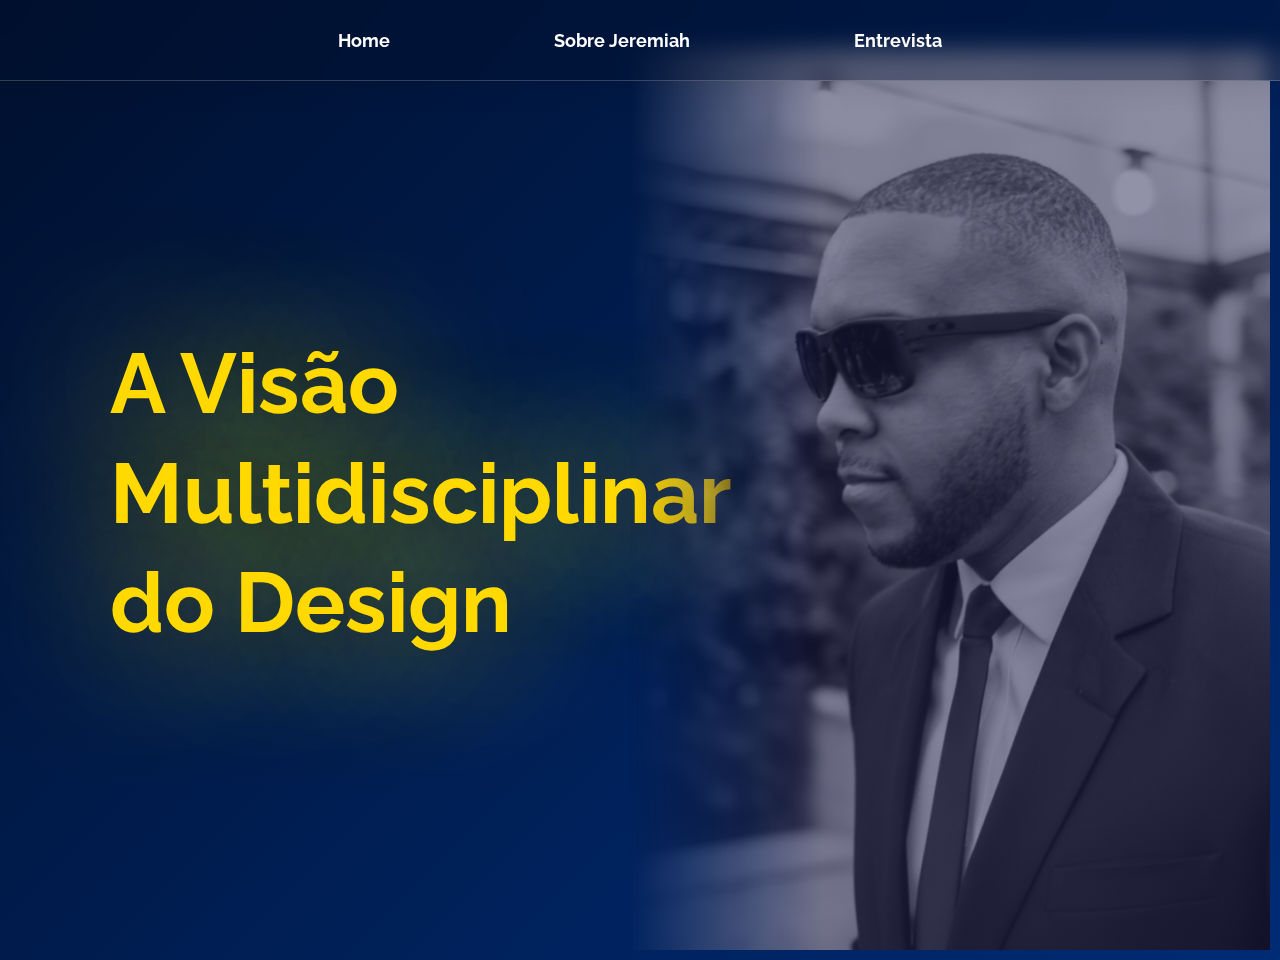
<file: index.html>
<!DOCTYPE html>
<html lang="pt-BR">
<head>
    <meta charset="UTF-8">
    <meta name="viewport" content="width=device-width, initial-scale=1.0">
    <title>Entrevista</title>
    <link rel="stylesheet" href="https://fonts.googleapis.com/css2?family=Raleway:wght@400;700&display=swap">
    <link rel="stylesheet" href="assets/style/home.css">
</head>
<body>
    <header>
        <div class = "textos-header">
            <div class = "home"> <a class = "texto-button" href="./index.html" targetv ="_blank" rel="aoafnen">Home</a></div>
            <div class = "Sobre"> <a class = "texto-button" href="./sobre.html" targetv ="_blank" rel="aoafnen">Sobre Jeremiah</a></div>
            <div class = "Entrevista"> <a class = "texto-button" href="./entrevista.html" targetv ="_blank" rel="aoafnen">Entrevista</a></div>
        </div>
    </header>
    <div class="content-container">
        <h1>A Visão Multidisciplinar do Design</h1>
        <div class="caixa1"></div>
    </div>
</body>
</html>
</file>
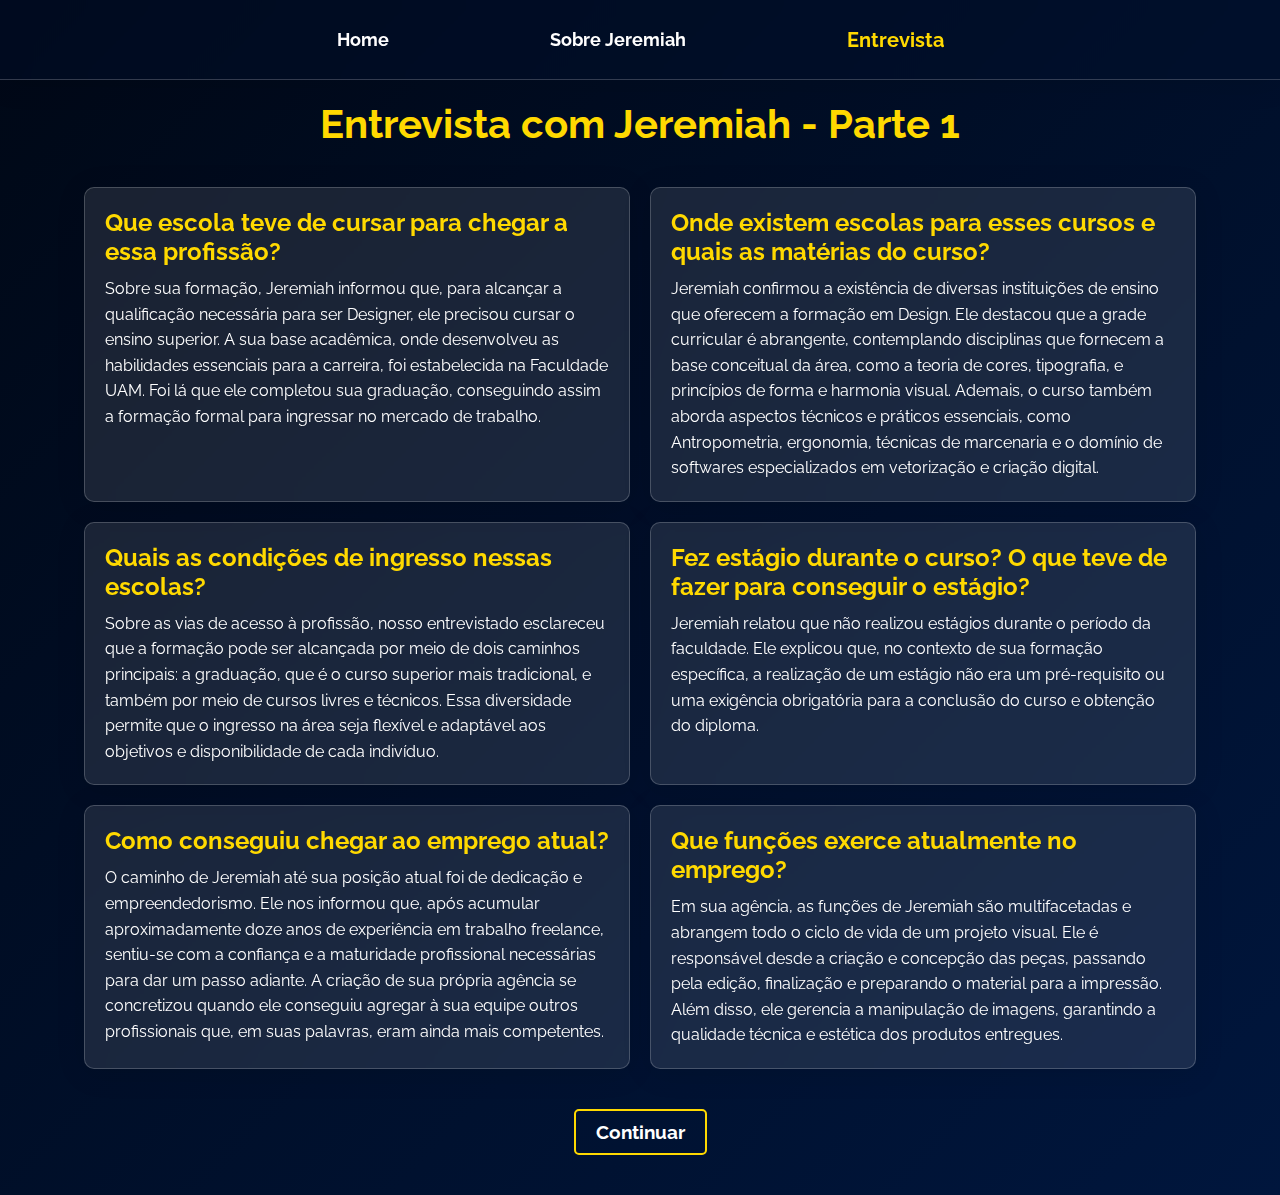
<file: entrevista.html>
<!DOCTYPE html>
<html lang="pt-BR">
<head>
    <meta charset="UTF-8">
    <meta name="viewport" content="width=device-width, initial-scale=1.0">
    <title>Entrevista - Parte 1</title>
    <link rel="stylesheet" href="./assets/style/entrevista.css">
    <link href="https://fonts.googleapis.com/css2?family=Raleway:wght@400;700&display=swap" rel="stylesheet">
</head>
<body>
    <header>
        <div class="textos-header">
            <div class="home"> <a class="texto-button" href="./index.html"  rel="aoafnen">Home</a></div>
            <div class="Sobre"> <a class="texto-button" href="./sobre.html"  rel="aoafnen">Sobre Jeremiah</a></div>
            <div class="Entrevista"> <a class="texto-button ativo" href="./entrevista_parte1.html" rel="aoafnen">Entrevista</a></div>
        </div>
    </header>
    <div class="conteudo-principal">
        <h1>Entrevista com Jeremiah - Parte 1</h1>
        <div class="cards-entrevisa">
            <div class="card1">
                <h2>Que escola teve de cursar para chegar a essa profissão?</h2>
                <p>Sobre sua formação, Jeremiah informou que, para alcançar a qualificação necessária para ser Designer, ele precisou cursar o ensino superior. A sua base acadêmica, onde desenvolveu as habilidades essenciais para a carreira, foi estabelecida na Faculdade UAM. Foi lá que ele completou sua graduação, conseguindo assim a formação formal para ingressar no mercado de trabalho.</p>
            </div>
            <div class="card2">
                <h2>Onde existem escolas para esses cursos e quais as matérias do curso?</h2>
                <p>Jeremiah confirmou a existência de diversas instituições de ensino que oferecem a formação em Design. Ele destacou que a grade curricular é abrangente, contemplando disciplinas que fornecem a base conceitual da área, como a teoria de cores, tipografia, e princípios de forma e harmonia visual. Ademais, o curso também aborda aspectos técnicos e práticos essenciais, como Antropometria, ergonomia, técnicas de marcenaria e o domínio de softwares especializados em vetorização e criação digital.</p>
            </div>
            <div class="card3">
                <h2>Quais as condições de ingresso nessas escolas?</h2>
                <p>Sobre as vias de acesso à profissão, nosso entrevistado esclareceu que a formação pode ser alcançada por meio de dois caminhos principais: a graduação, que é o curso superior mais tradicional, e também por meio de cursos livres e técnicos. Essa diversidade permite que o ingresso na área seja flexível e adaptável aos objetivos e disponibilidade de cada indivíduo.</p>
            </div>
            <div class="card4">
                <h2>Fez estágio durante o curso? O que teve de fazer para conseguir o estágio?</h2>
                <p>Jeremiah relatou que não realizou estágios durante o período da faculdade. Ele explicou que, no contexto de sua formação específica, a realização de um estágio não era um pré-requisito ou uma exigência obrigatória para a conclusão do curso e obtenção do diploma.</p>
            </div>
            <div class="card5">
                <h2>Como conseguiu chegar ao emprego atual?</h2>
                <p>O caminho de Jeremiah até sua posição atual foi de dedicação e empreendedorismo. Ele nos informou que, após acumular aproximadamente doze anos de experiência em trabalho freelance, sentiu-se com a confiança e a maturidade profissional necessárias para dar um passo adiante. A criação de sua própria agência se concretizou quando ele conseguiu agregar à sua equipe outros profissionais que, em suas palavras, eram ainda mais competentes.</p>
            </div>
            <div class="card6">
                <h2>Que funções exerce atualmente no emprego?</h2>
                <p>Em sua agência, as funções de Jeremiah são multifacetadas e abrangem todo o ciclo de vida de um projeto visual. Ele é responsável desde a criação e concepção das peças, passando pela edição, finalização e preparando o material para a impressão. Além disso, ele gerencia a manipulação de imagens, garantindo a qualidade técnica e estética dos produtos entregues.</p>
            </div>
        </div>
        
        <div class="navegacao">
            <a class="texto-button proximo" href="./entrevista_parte2.html">Continuar</a>
        </div>
    </div>
</body>
</html>
</file>
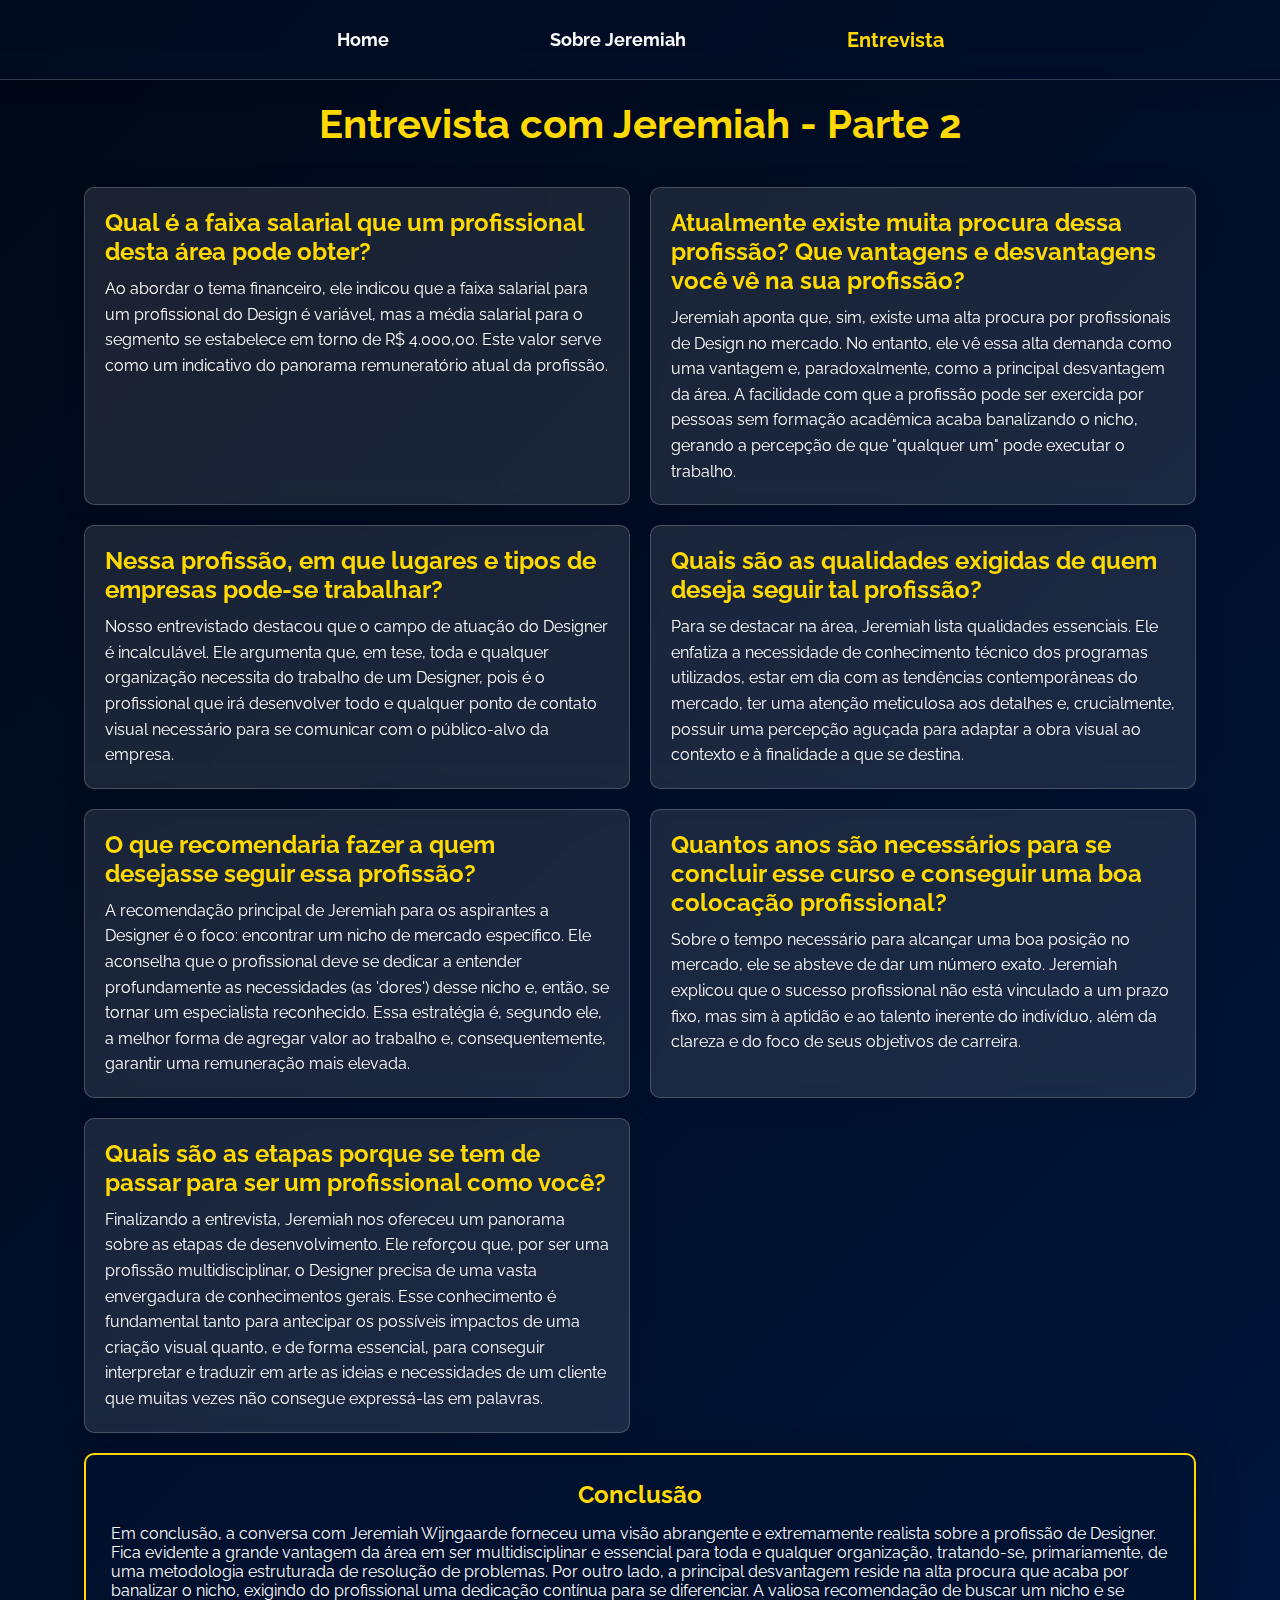
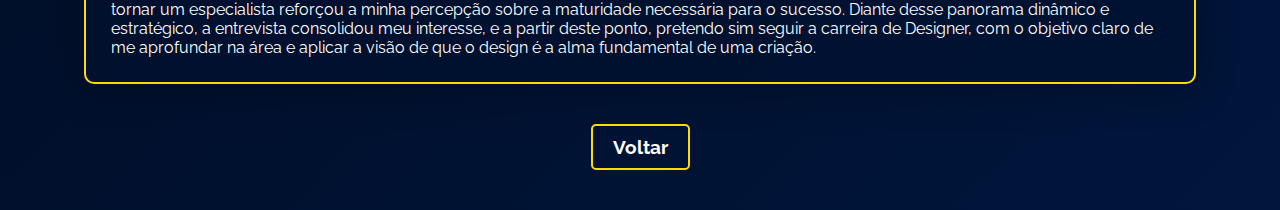
<file: entrevista_parte2.html>
<!DOCTYPE html>
<html lang="pt-BR">
<head>
    <meta charset="UTF-8">
    <meta name="viewport" content="width=device-width, initial-scale=1.0">
    <title>Entrevista - Parte 2</title>
    <link rel="stylesheet" href="./assets/style/entrevista.css">
    <link href="https://fonts.googleapis.com/css2?family=Raleway:wght@400;700&display=swap" rel="stylesheet">
</head>
<body>
    <header>
        <div class="textos-header">
            <div class="home"> <a class="texto-button" href="./home.html" target="_blank" rel="aoafnen">Home</a></div>
            <div class="Sobre"> <a class="texto-button" href="./sobre.html" target="_blank" rel="aoafnen">Sobre Jeremiah</a></div>
            <div class="Entrevista"> <a class="texto-button ativo" href="./entrevista_parte1.html" rel="aoafnen">Entrevista</a></div>
        </div>
    </header>
    <div class="conteudo-principal">
        <h1>Entrevista com Jeremiah - Parte 2</h1>
        <div class="cards-entrevisa">
            <div class="card7">
                <h2>Qual é a faixa salarial que um profissional desta área pode obter?</h2>
                <p>Ao abordar o tema financeiro, ele indicou que a faixa salarial para um profissional do Design é variável, mas a média salarial para o segmento se estabelece em torno de R$ 4.000,00. Este valor serve como um indicativo do panorama remuneratório atual da profissão.</p>
            </div>
            <div class="card8">
                <h2>Atualmente existe muita procura dessa profissão? Que vantagens e desvantagens você vê na sua profissão?</h2>
                <p>Jeremiah aponta que, sim, existe uma alta procura por profissionais de Design no mercado. No entanto, ele vê essa alta demanda como uma vantagem e, paradoxalmente, como a principal desvantagem da área. A facilidade com que a profissão pode ser exercida por pessoas sem formação acadêmica acaba banalizando o nicho, gerando a percepção de que "qualquer um" pode executar o trabalho.</p>
            </div>
            <div class="card9">
                <h2>Nessa profissão, em que lugares e tipos de empresas pode-se trabalhar?</h2>
                <p>Nosso entrevistado destacou que o campo de atuação do Designer é incalculável. Ele argumenta que, em tese, toda e qualquer organização necessita do trabalho de um Designer, pois é o profissional que irá desenvolver todo e qualquer ponto de contato visual necessário para se comunicar com o público-alvo da empresa.</p>
            </div>
            <div class="card10">
                <h2>Quais são as qualidades exigidas de quem deseja seguir tal profissão?</h2>
                <p>Para se destacar na área, Jeremiah lista qualidades essenciais. Ele enfatiza a necessidade de conhecimento técnico dos programas utilizados, estar em dia com as tendências contemporâneas do mercado, ter uma atenção meticulosa aos detalhes e, crucialmente, possuir uma percepção aguçada para adaptar a obra visual ao contexto e à finalidade a que se destina.</p>
            </div>
            <div class="card11">
                <h2>O que recomendaria fazer a quem desejasse seguir essa profissão?</h2>
                <p>A recomendação principal de Jeremiah para os aspirantes a Designer é o foco: encontrar um nicho de mercado específico. Ele aconselha que o profissional deve se dedicar a entender profundamente as necessidades (as 'dores') desse nicho e, então, se tornar um especialista reconhecido. Essa estratégia é, segundo ele, a melhor forma de agregar valor ao trabalho e, consequentemente, garantir uma remuneração mais elevada.</p>
            </div>
            <div class="card12">
                <h2>Quantos anos são necessários para se concluir esse curso e conseguir uma boa colocação profissional?</h2>
                <p>Sobre o tempo necessário para alcançar uma boa posição no mercado, ele se absteve de dar um número exato. Jeremiah explicou que o sucesso profissional não está vinculado a um prazo fixo, mas sim à aptidão e ao talento inerente do indivíduo, além da clareza e do foco de seus objetivos de carreira.</p>
            </div>
            <div class="card13">
                <h2>Quais são as etapas porque se tem de passar para ser um profissional como você?</h2>
                <p>Finalizando a entrevista, Jeremiah nos ofereceu um panorama sobre as etapas de desenvolvimento. Ele reforçou que, por ser uma profissão multidisciplinar, o Designer precisa de uma vasta envergadura de conhecimentos gerais. Esse conhecimento é fundamental tanto para antecipar os possíveis impactos de uma criação visual quanto, e de forma essencial, para conseguir interpretar e traduzir em arte as ideias e necessidades de um cliente que muitas vezes não consegue expressá-las em palavras.</p>
            </div>
            <div class="conclusão">
                <h2>Conclusão</h2>
                <p>Em conclusão, a conversa com Jeremiah Wijngaarde forneceu uma visão abrangente e extremamente realista sobre a profissão de Designer. Fica evidente a grande vantagem da área em ser multidisciplinar e essencial para toda e qualquer organização, tratando-se, primariamente, de uma metodologia estruturada de resolução de problemas. Por outro lado, a principal desvantagem reside na alta procura que acaba por banalizar o nicho, exigindo do profissional uma dedicação contínua para se diferenciar. A valiosa recomendação de buscar um nicho e se tornar um especialista reforçou a minha percepção sobre a maturidade necessária para o sucesso. Diante desse panorama dinâmico e estratégico, a entrevista consolidou meu interesse, e a partir deste ponto, pretendo sim seguir a carreira de Designer, com o objetivo claro de me aprofundar na área e aplicar a visão de que o design é a alma fundamental de uma criação.</p>
            </div>
        </div>

        <div class="navegacao">
            <a class="texto-button anterior" href="./entrevista.html"> Voltar</a>
        </div>
    </div>
</body>
</html>
</file>
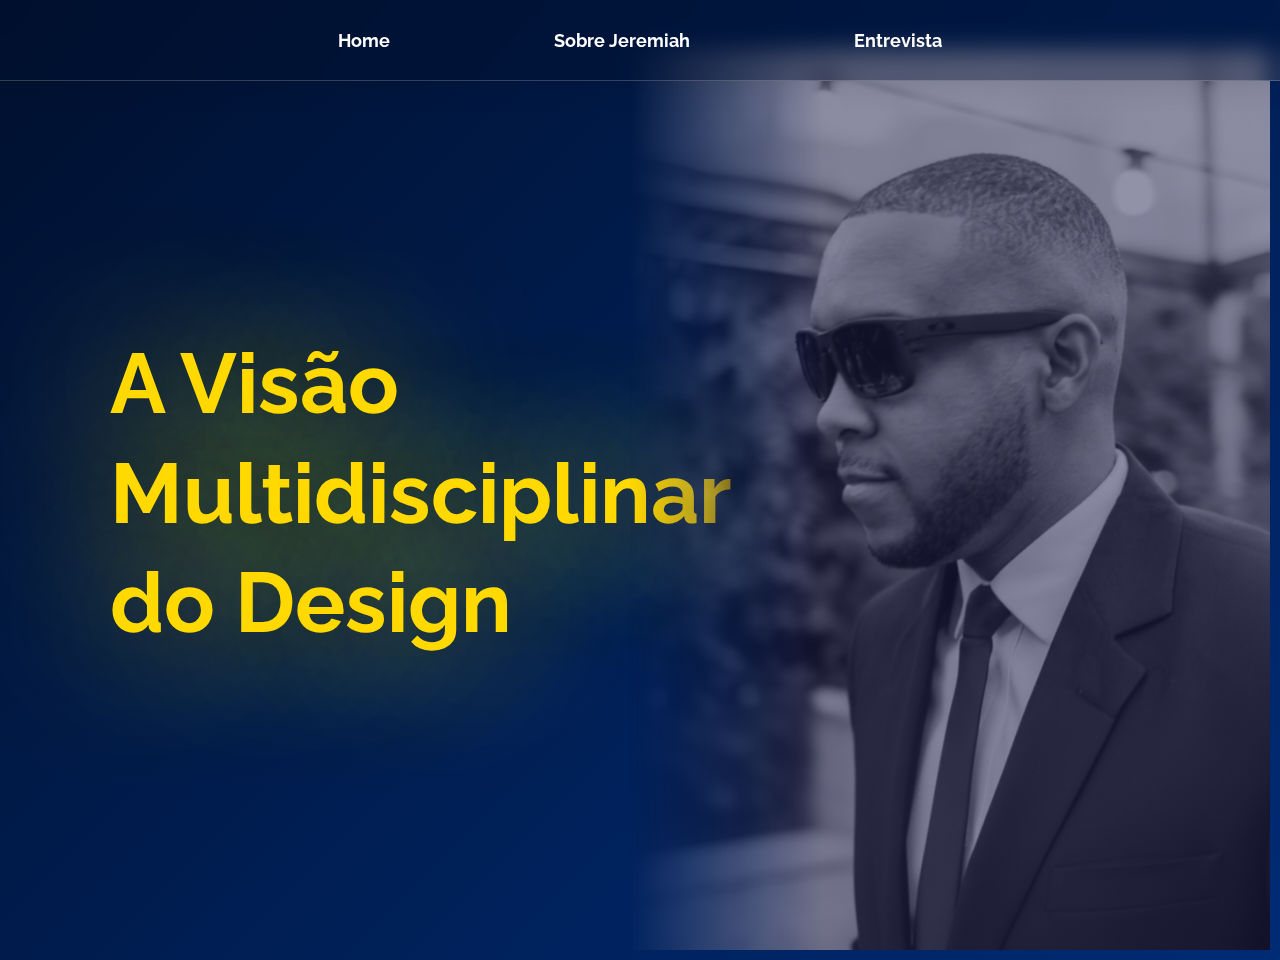
<file: home.html>
<!DOCTYPE html>
<html lang="pt-BR">
<head>
    <meta charset="UTF-8">
    <meta name="viewport" content="width=device-width, initial-scale=1.0">
    <title>Entrevista</title>
    <link rel="stylesheet" href="https://fonts.googleapis.com/css2?family=Raleway:wght@400;700&display=swap">
    <link rel="stylesheet" href="assets/style/home.css">
</head>
<body>
    <header>
        <div class = "textos-header">
            <div class = "home"> <a class = "texto-button" href="./home.html" targetv ="_blank" rel="aoafnen">Home</a></div>
            <div class = "Sobre"> <a class = "texto-button" href="./sobre.html" targetv ="_blank" rel="aoafnen">Sobre Jeremiah</a></div>
            <div class = "Entrevista"> <a class = "texto-button" href="./entrevista.html" targetv ="_blank" rel="aoafnen">Entrevista</a></div>
        </div>
    </header>
    <div class="content-container">
        <h1>A Visão Multidisciplinar do Design</h1>
        <div class="caixa1"></div>
    </div>
</body>
</html>
</file>
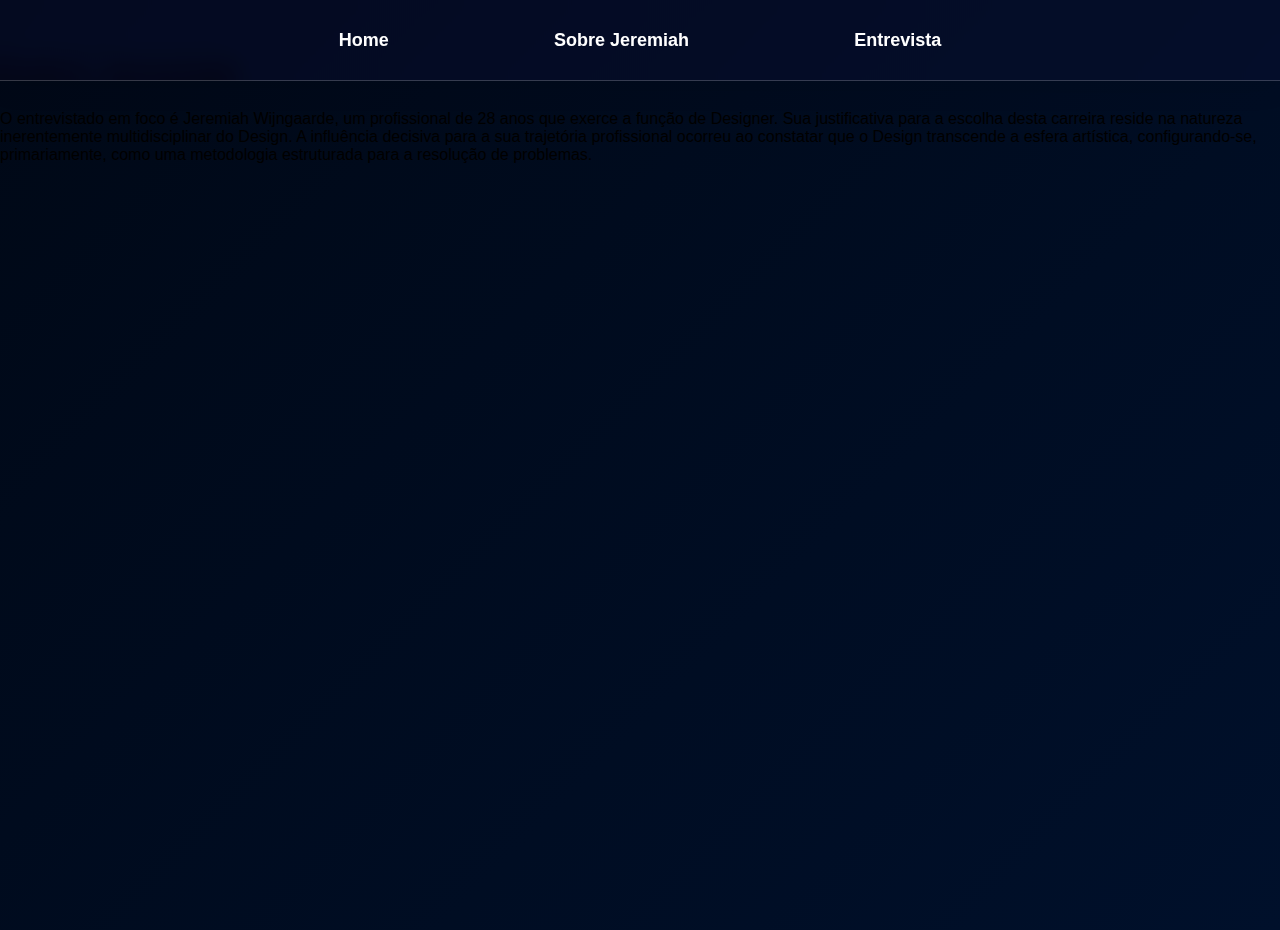
<file: sobre.html>
<!DOCTYPE html>
<html lang="pt-BR">
<head>
    <meta charset="UTF-8">
    <meta name="viewport" content="width=device-width, initial-scale=1.0">
    <title>Sobre Jeremiah</title>
    <link rel="stylesheet" href="assets/style/sobre.css">
</head>
<body>
    <header>
         <div class = "textos-header">
            <div class = "home"> <a class = "texto-button" href="./index.html" targetv ="_blank" rel="aoafnen">Home</a></div>
            <div class = "Sobre"> <a class = "texto-button" href="./sobre.html" targetv ="_blank" rel="aoafnen">Sobre Jeremiah</a></div>
            <div class = "Entrevista"> <a class = "texto-button" href="./entrevista.html" targetv ="_blank" rel="aoafnen">Entrevista</a></div>
        </div>
    </header>
     <div class="conteudo">
   <div class="container-sobre">
     <h1>Sobre Jeremiah</h1>
    <p>O entrevistado em foco é Jeremiah Wijngaarde, um profissional de 28 anos que exerce a função de Designer. Sua justificativa para a escolha desta carreira reside na natureza inerentemente multidisciplinar do Design. A influência decisiva para a sua trajetória profissional ocorreu ao constatar que o Design transcende a esfera artística, configurando-se, primariamente, como uma metodologia estruturada para a resolução de problemas.</p>

   </div>
   <div class="caixa1"></div>
   </div>
</body>
</html>
</file>
<file: assets/style/home.css>
reset do css */
* {
    margin: 0;
    padding: 0;
    box-sizing: border-box;
}   

header {
    width: 100%;
    height: 80px;
    
    /* Cor de fundo com transparência para o efeito de vidro */
    background-color: rgba(0, 16, 46, 0.4); /* Ajustei o alpha para 0.4 para mais transparência */

    /* Efeito de desfoque */
    backdrop-filter: blur(12px); /* Aumentei o blur para 12px para ser mais perceptível */
    -webkit-backdrop-filter: blur(12px); /* Prefixo para compatibilidade */

    /* Para que o header sobreponha o conteúdo e o desfoque funcione */
    position: fixed; /* Mudei para fixed para garantir que ele flutue sobre tudo */
    top: 0;
    left: 0; /* Garante que ele ocupe toda a largura horizontal */
    z-index: 1000; /* Um z-index alto para ficar acima de outros elementos */

    /* Opcional: Adicionar uma borda leve para simular o "vidro" */
    border-bottom: 1px solid rgba(255, 255, 255, 0.2); 

    /* Sombreamento para dar profundidade (opcional) */
    box-shadow: 0 4px 30px rgba(0, 0, 0, 0.1); 

    /* O resto do seu código de layout */
    display: flex;
    justify-content: center;
    align-items: center;
    
}

.textos-header {
    width: 60%;
    display: flex;
    justify-content: space-around;
    align-items: center;
    color: #ffd900;
}

.texto-button {
    color: #ffffff;
    text-decoration: none;
    font-family: 'Raleway', sans-serif;
    font-size: 18px;
    font-weight: bold;
}

/* Estilização do corpo da página */
body {
    font-family: 'Raleway', sans-serif;
    min-height: 100vh;
    margin: 0;
    background: linear-gradient(135deg, #00102E 0%, #002B75 100%);
    padding: 0;
    display: flex;
    flex-direction: column;
    padding-top: 30px;
    overflow: hidden;
}

.content-container {
    display: flex;
    justify-content: space-between;
    align-items: center;
    padding: 10px;
    margin-top: 10px;
    flex: 1;
    gap: 20px;
}

h1 {
    color: #ffd900;
    font-size: 84px;
    text-align: left;
    max-width: 500px;
    margin-left: 100px;
    margin-bottom: 70px;
    text-shadow: 0 0 150px #ffd900;;
    line-height: 1.3;
    font-weight: 700;
    transition: all 0.9s ease;

}
h1:hover{
    color: #ffffff;
    font-size: 84px;
    text-align: left;
    max-width: 500px;
    margin-left: 130px;
    margin-bottom: 70px;
    text-shadow: 0 0 150px #ffffff;;
    line-height: 1.3;
    font-weight: 700;

}

.caixa1 {
    width: 100%;
    height: 100vh;
    
    background-image:
        linear-gradient(rgba(13, 13, 71, 0.4), rgba(30, 30, 92, 0.4)), 
        url('../img/jeremiah.png');
        
    background-size: cover;
    background-position: center;

    mask-image: linear-gradient(to right, 
        rgba(0, 0, 0, 0) 0%,   
        rgba(0, 0, 0, 1) 30%   
    );

    -webkit-mask-image: linear-gradient(to right, 
        rgba(0, 0, 0, 0) 0%, 
        rgba(0, 0, 0, 1) 30%
    );
}


.home {

    transition: all 0.7s ease;
    font-size: 18px; 
    color: #ffffff;  
    text-decoration: none;
    font-family: 'Raleway', sans-serif;
    font-weight: bold;
}


.home:hover {
    color: #ffd900;
    translate: 0px -3px;
    font-size: 20px; 
    text-decoration: none;
}
.Sobre {

    transition: all 0.3s ease;
    font-size: 18px; 
    color: #ffffff;  
    text-decoration: none;
    font-family: 'Raleway', sans-serif;
    font-weight: bold;
}


.Sobre:hover {
    color: #ffd900;
    translate: 0px -3px;
    font-size: 20px; 
    text-decoration: none;
}
.Entrevista {

    transition: all 0.3s ease;
    font-size: 18px; 
    color: #ffffff;  
    text-decoration: none;
    font-family: 'Raleway', sans-serif;
    font-weight: bold;
}


.Entrevista:hover {
    color: #ffd900;
    translate: 0px -3px;
    font-size: 20px; 
    text-decoration: none;
}
</file>
<file: assets/style/entrevista.css>
/* reset do css */
* {
    margin: 0;
    padding: 0;
    box-sizing: border-box;
}

/* Estilização do corpo da página */
body {
    font-family: 'Raleway', sans-serif;
    min-height: 100vh;
    margin: 0;
    background: linear-gradient(135deg, #000816 0%, #00163d 100%);
    padding: 0;
    display: flex;
    flex-direction: column;
    padding-top: 80px; /* Adiciona espaço para o header fixo */
    transition: all 1.0s ease;
}

/* Estilo do Header */
header {
    width: 100%;
    height: 80px;
    background-color: rgba(0, 16, 46, 0.4);
    backdrop-filter: blur(12px);
    -webkit-backdrop-filter: blur(12px);
    position: fixed;
    top: 0;
    left: 0;
    z-index: 1000;
    border-bottom: 1px solid rgba(255, 255, 255, 0.2);
    box-shadow: 0 4px 30px rgba(0, 0, 0, 0.1);
    display: flex;
    justify-content: center;
    align-items: center;
}

.textos-header {
    width: 60%;
    display: flex;
    justify-content: space-around;
    align-items: center;
}

.texto-button {
    color: #ffffff;
    text-decoration: none;
    font-family: 'Raleway', sans-serif;
    font-size: 18px;
    font-weight: bold;
    transition: all 0.3s ease;
}

.texto-button:hover, .texto-button.ativo {
    color: #ffd900;
    transform: translateY(-3px);
    font-size: 20px;
    text-decoration: none;
}

/* Estilo para o Título Principal da Página */
.conteudo-principal h1 {
    color: #ffd900;
    text-align: center;
    padding: 20px 0;
    font-size: 2.5em;
    font-weight: 700;
}

/* ---------------------------------------------------- */
/* LAYOUT DE DUAS COLUNAS COM FLEXBOX */
/* ---------------------------------------------------- */

.cards-entrevisa {
    display: flex;
    flex-direction: row;
    flex-wrap: wrap; 
    justify-content: space-between; 
    
    row-gap: 20px; /* Espaçamento entre as linhas (novo) */
    
    padding: 20px;
    width: 90%;
    max-width: 1200px;
    margin: 0 auto; 
}

/* Estilo unificado para todos os cards de pergunta */
.cards-entrevisa > div:not(.conclusão) {
    /* Define a largura para que dois cards caibam na linha com 20px de espaço entre eles */
    width: calc(50% - 10px); 
    
    /* Estilos de Aparência */
    background-color: rgba(255, 255, 255, 0.1);
    border-radius: 10px;
    padding: 20px;
    box-shadow: 0 4px 30px rgba(0, 0, 0, 0.1);
    backdrop-filter: blur(10px);
    -webkit-backdrop-filter: blur(10px);
    border: 1px solid rgba(255, 255, 255, 0.2);
    color: #ffffff;
    
    /* Para garantir a mesma altura por linha */
    display: flex;
    flex-direction: column;
}

.cards-entrevisa > div:not(.conclusão) h2 {
    margin-bottom: 10px;
    color: #ffd900;
}
.cards-entrevisa > div:not(.conclusão) p {
    line-height: 1.6;
    flex-grow: 1; 
}

/* Estilo para a Conclusão (Ocupa a linha inteira) */
.conclusão {
    width: 100%; /* Ocupa a linha inteira */
    
    /* Estilização de destaque */
    background-color: rgba(0, 16, 46, 0.6);
    border-radius: 10px;
    padding: 25px;
    box-shadow: 0 4px 40px rgba(0, 0, 0, 0.3);
    border: 2px solid #ffd900;
    color: #ffffff;
}

.conclusão h2 {
    color: #ffd900;
    margin-bottom: 15px;
    text-align: center;
}

/* NAVEGAÇÃO ENTRE PÁGINAS */
.navegacao {
    width: 90%;
    max-width: 1200px;
    margin: 20px auto 40px auto;
    display: flex;
    justify-content: center;
}

.navegacao .texto-button {
    font-size: 1.2em;
    padding: 10px 20px;
    border: 2px solid #ffd900;
    border-radius: 5px;
 
}

.navegacao .texto-button:hover {
    background-color: #ffd900;
    color: #000816;
}
</file>
<file: assets/style/sobre.css>
reset do css */
* {
    margin: 0;
    padding: 0;
    box-sizing: border-box;
}   
/* Estilização do corpo da página */
body {
    font-family: 'Raleway', sans-serif;
    min-height: 100vh;
    margin: 0;
    background: linear-gradient(135deg, #000816 0%, #00102b 100%);
    padding: 0;
    display: flex;
    flex-direction: column;
    padding-top: 30px;

}

header {
    width: 100%;
    height: 80px;    
    background-color: rgba(17, 16, 65, 0.247); 
    backdrop-filter: blur(12px); 
    -webkit-backdrop-filter: blur(12px); 
    position: fixed; 
    top: 0;
    left: 0; 
    z-index: 1000; 
    border-bottom: 1px solid rgba(255, 255, 255, 0.2); 
    box-shadow: 0 4px 30px rgba(0, 0, 0, 0.1);   
    display: flex;
    justify-content: center;
    align-items: center;
    
}

.textos-header {
    width: 60%;
    display: flex;
    justify-content: space-around;
    align-items: center;
}

.texto-button {
    color: #ffffff;
    text-decoration: none;
    font-family: 'Raleway', sans-serif;
    font-size: 18px;
    font-weight: bold;
    transition: all 0.3s ease;
}
.texto-button:hover {
    color: #ffd900;
    translate: 0px -3px;
    font-size: 20px; 
    text-decoration: none;
}
</file>
